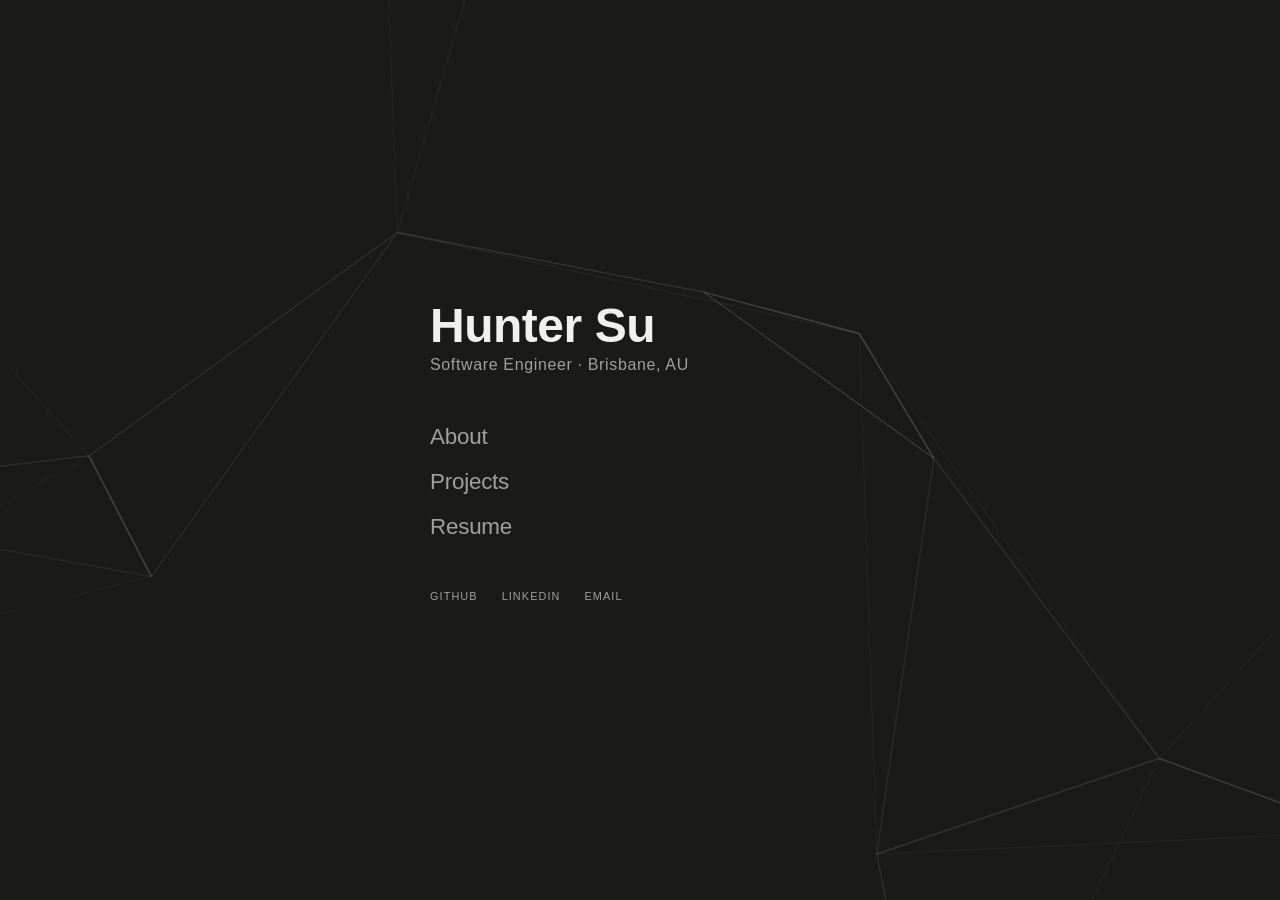
<file: index.html>
<!DOCTYPE html>
<html lang="en">
<head>
  <meta charset="UTF-8" />
  <meta name="viewport" content="width=device-width, initial-scale=1.0" />
  <title>Hunter Su</title>
  <link rel="icon" href="favicon.png" type="image/png" />
  <link rel="stylesheet" href="style.css" />
</head>
<body>
  <div id="page-transition"></div>

  <div class="wrap">
    <div class="inner">
      <p class="name">Hunter Su</p>
      <p class="tagline">Software Engineer · Brisbane, AU</p>

      <ul class="nav-list">
        <li><a href="about.html" data-t>About</a></li>
        <li><a href="projects.html" data-t>Projects</a></li>
        <li><a href="Yicong (Hunter) Su Resume.pdf" target="_blank">Resume</a></li>
      </ul>

      <div class="ext-links">
        <a href="https://github.com/hunterycsu" target="_blank">GitHub</a>
        <a href="https://linkedin.com/in/hunterycsu" target="_blank">LinkedIn</a>
        <a href="mailto:hunter.yicong.su@gmail.com">Email</a>
      </div>
    </div>
  </div>

  <script src="background.js"></script>
  <script src="transition.js"></script>
</body>
</html>
</file>
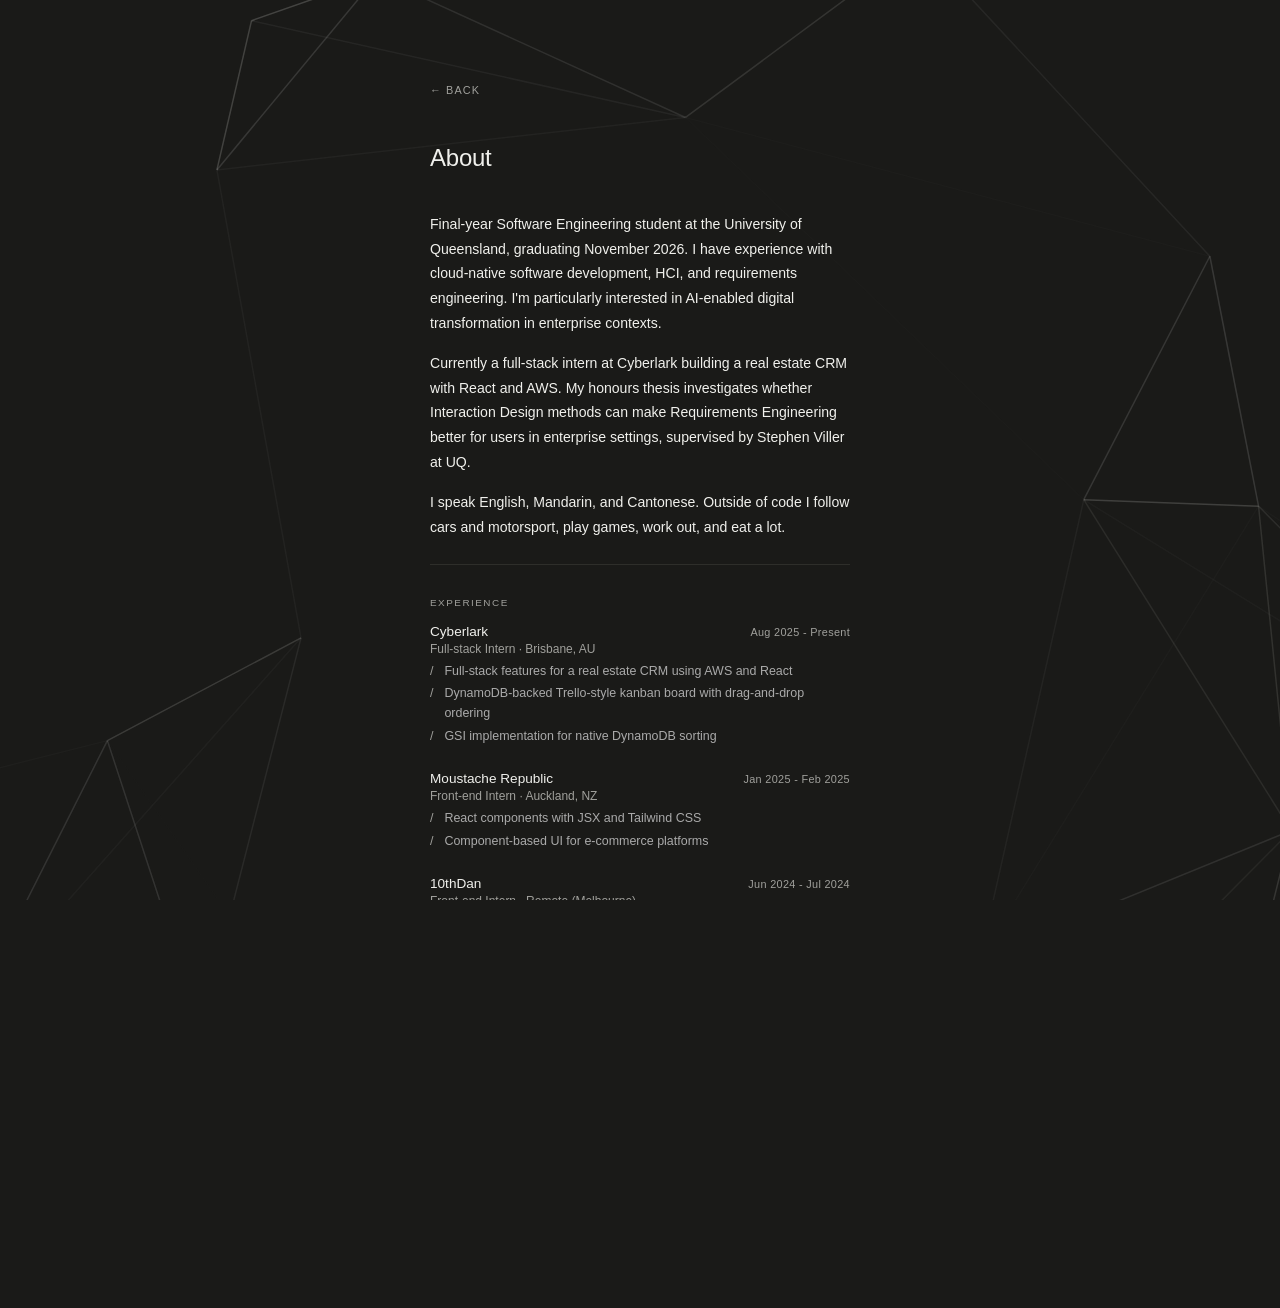
<file: about.html>
<!DOCTYPE html>
<html lang="en">
<head>
  <meta charset="UTF-8" />
  <meta name="viewport" content="width=device-width, initial-scale=1.0" />
  <title>About - Hunter Su</title>
  <link rel="icon" href="favicon.png" type="image/png" />
  <link rel="stylesheet" href="style.css" />
</head>
<body>
  <div id="page-transition"></div>

  <div class="wrap" style="align-items: flex-start; padding-top: 5rem;">
    <div class="page-inner">
      <a href="index.html" class="back" data-t>← Back</a>

      <p class="page-title">About</p>

      <div class="about-text">
        <p>
          Final-year Software Engineering student at the University of Queensland,
          graduating November 2026. I have experience with cloud-native software 
          development, HCI, and requirements engineering. I'm particularly interested in AI-enabled 
          digital transformation in enterprise contexts.
        </p>
        <p>
          Currently a full-stack intern at Cyberlark building a real estate CRM with
          React and AWS. My honours thesis investigates whether Interaction Design
          methods can make Requirements Engineering better for users in enterprise
          settings, supervised by Stephen Viller at UQ.
        </p>
        <p>
          I speak English, Mandarin, and Cantonese. Outside of code I follow cars and
          motorsport, play games, work out, and eat a lot.
        </p>
      </div>

      <div class="divider"></div>

      <div class="section-label">Experience</div>

      <div class="exp-item">
        <div class="exp-header">
          <span class="exp-company">Cyberlark</span>
          <span class="exp-date">Aug 2025 - Present</span>
        </div>
        <div class="exp-role">Full-stack Intern · Brisbane, AU</div>
        <ul class="exp-points">
          <li>Full-stack features for a real estate CRM using AWS and React</li>
          <li>DynamoDB-backed Trello-style kanban board with drag-and-drop ordering</li>
          <li>GSI implementation for native DynamoDB sorting</li>
        </ul>
      </div>

      <div class="exp-item">
        <div class="exp-header">
          <span class="exp-company">Moustache Republic</span>
          <span class="exp-date">Jan 2025 - Feb 2025</span>
        </div>
        <div class="exp-role">Front-end Intern · Auckland, NZ</div>
        <ul class="exp-points">
          <li>React components with JSX and Tailwind CSS</li>
          <li>Component-based UI for e-commerce platforms</li>
        </ul>
      </div>

      <div class="exp-item">
        <div class="exp-header">
          <span class="exp-company">10thDan</span>
          <span class="exp-date">Jun 2024 - Jul 2024</span>
        </div>
        <div class="exp-role">Front-end Intern · Remote (Melbourne)</div>
        <ul class="exp-points">
          <li>Front-end features using Angular</li>
        </ul>
      </div>

      <div class="exp-item">
        <div class="exp-header">
          <span class="exp-company">University of Queensland</span>
          <span class="exp-date">Jul 2023 - Nov 2023</span>
        </div>
        <div class="exp-role">Mentor · Brisbane, AU</div>
        <ul class="exp-points">
          <li>Academic and career guidance for first-year EAIT students</li>
        </ul>
      </div>

      <div class="divider"></div>

      <div class="section-label">Stack</div>
      <div class="skills-wrap">
        <span class="skill">Python</span>
        <span class="skill">Java</span>
        <span class="skill">C</span>
        <span class="skill">HTML/CSS</span>
        <span class="skill">JavaScript</span>
        <span class="skill">React</span>
        <span class="skill">Angular</span>
        <span class="skill">Django</span>
        <span class="skill">AWS</span>
        <span class="skill">DynamoDB</span>
        <span class="skill">PostgreSQL</span>
        <span class="skill">Docker</span>
        <span class="skill">Terraform</span>
        <span class="skill">Git</span>
        <span class="skill">Nginx</span>
      </div>

      <div style="height: 4rem;"></div>
    </div>
  </div>

  <script src="background.js"></script>
  <script src="transition.js"></script>
</body>
</html>
</file>
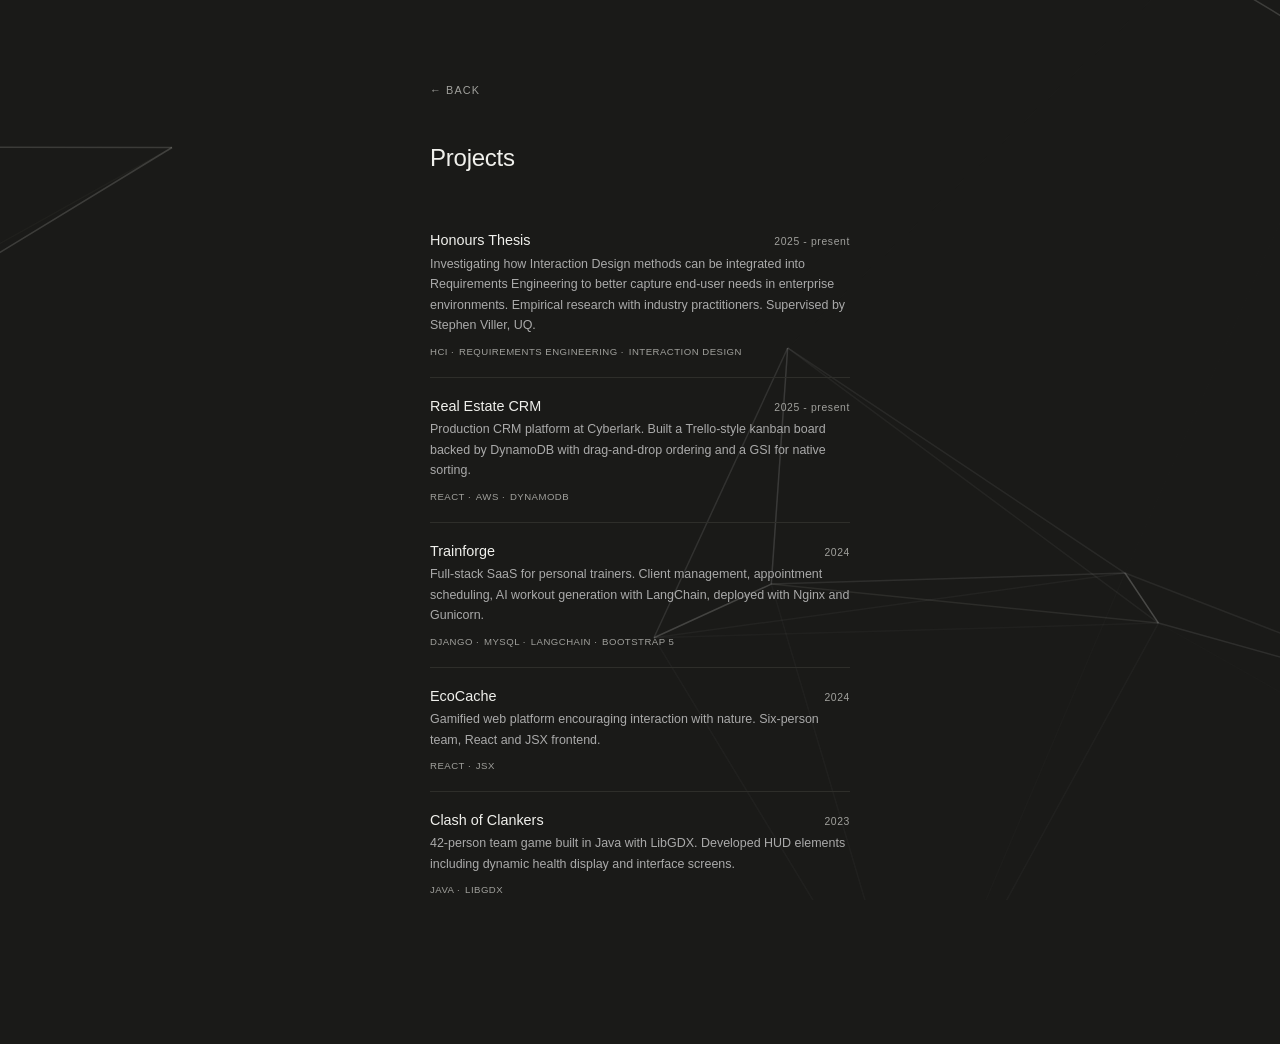
<file: projects.html>
<!DOCTYPE html>
<html lang="en">
<head>
  <meta charset="UTF-8" />
  <meta name="viewport" content="width=device-width, initial-scale=1.0" />
  <title>Projects - Hunter Su</title>
  <link rel="icon" href="favicon.png" type="image/png" />
  <link rel="stylesheet" href="style.css" />
</head>
<body>
  <div id="page-transition"></div>

  <div class="wrap" style="align-items: flex-start; padding-top: 5rem;">
    <div class="page-inner">
      <a href="index.html" class="back" data-t>← Back</a>

      <p class="page-title">Projects</p>

      <div class="project-item">
        <div class="project-header">
          <span class="project-name">Honours Thesis</span>
          <span class="project-year">2025 - present</span>
        </div>
        <p class="project-desc">
          Investigating how Interaction Design methods can be integrated into
          Requirements Engineering to better capture end-user needs in enterprise
          environments. Empirical research with industry practitioners. Supervised
          by Stephen Viller, UQ.
        </p>
        <div class="project-tags">
          <span class="ptag">HCI</span>
          <span class="ptag">Requirements Engineering</span>
          <span class="ptag">Interaction Design</span>
        </div>
      </div>

      <div class="project-item">
        <div class="project-header">
          <span class="project-name">Real Estate CRM</span>
          <span class="project-year">2025 - present</span>
        </div>
        <p class="project-desc">
          Production CRM platform at Cyberlark. Built a Trello-style kanban board
          backed by DynamoDB with drag-and-drop ordering and a GSI for native sorting.
        </p>
        <div class="project-tags">
          <span class="ptag">React</span>
          <span class="ptag">AWS</span>
          <span class="ptag">DynamoDB</span>
        </div>
      </div>

      <div class="project-item">
        <div class="project-header">
          <span class="project-name">Trainforge</span>
          <span class="project-year">2024</span>
        </div>
        <p class="project-desc">
          Full-stack SaaS for personal trainers. Client management, appointment
          scheduling, AI workout generation with LangChain, deployed with Nginx
          and Gunicorn.
        </p>
        <div class="project-tags">
          <span class="ptag">Django</span>
          <span class="ptag">MySQL</span>
          <span class="ptag">LangChain</span>
          <span class="ptag">Bootstrap 5</span>
        </div>
      </div>

      <div class="project-item">
        <div class="project-header">
          <span class="project-name">EcoCache</span>
          <span class="project-year">2024</span>
        </div>
        <p class="project-desc">
          Gamified web platform encouraging interaction with nature. Six-person
          team, React and JSX frontend.
        </p>
        <div class="project-tags">
          <span class="ptag">React</span>
          <span class="ptag">JSX</span>
        </div>
      </div>

      <div class="project-item">
        <div class="project-header">
          <span class="project-name">Clash of Clankers</span>
          <span class="project-year">2023</span>
        </div>
        <p class="project-desc">
          42-person team game built in Java with LibGDX. Developed HUD elements
          including dynamic health display and interface screens.
        </p>
        <div class="project-tags">
          <span class="ptag">Java</span>
          <span class="ptag">LibGDX</span>
        </div>
      </div>

      <div style="height: 4rem;"></div>
    </div>
  </div>

  <script src="background.js"></script>
  <script src="transition.js"></script>
</body>
</html>
</file>
<file: style.css>
*, *::before, *::after { margin: 0; padding: 0; box-sizing: border-box; }

:root {
  --bg:      #1a1a18;
  --ink:     #f0f0ec;
  --muted:   #a0a09c;
  --faint:   #2e2e2a;
  --font:    Arial, Helvetica, sans-serif;
}

html, body {
  height: 100%;
  font-family: var(--font);
  background: var(--bg);
  color: var(--ink);
  -webkit-font-smoothing: antialiased;
}

/* ---- CANVAS BACKGROUND ---- */
#bg-canvas {
  width: 100%;
  height: 100%;
  display: block;
  position: fixed;
  inset: 0;
  z-index: 0;
  pointer-events: none;
}

/* ---- PAGE WRAP ---- */
.wrap {
  position: relative;
  z-index: 1;
  min-height: 100vh;
  display: flex;
  align-items: center;
  justify-content: center;
  padding: 4rem 2rem;
}

.inner {
  width: 100%;
  max-width: 420px;
}

/* ---- NAME ---- */
.name {
  font-size: 3rem;
  font-weight: 600;
  color: var(--ink);
  letter-spacing: -0.01em;
  margin-bottom: 0.2rem;
}

.tagline {
  font-size: 1rem;
  color: var(--muted);
  letter-spacing: 0.04em;
  margin-bottom: 2.5rem;
}

/* ---- NAV LIST ---- */
.nav-list {
  list-style: none;
  margin-bottom: 2.5rem;
}

.nav-list li a {
  display: block;
  font-size: 1.4rem;
  font-weight: 400;
  color: var(--muted);
  text-decoration: none;
  padding: 0.6rem 0;
  letter-spacing: -0.01em;
  transition: color 0.15s;
}

.nav-list li a:hover { color: var(--ink); }

/* ---- EXT LINKS ---- */
.ext-links {
  display: flex;
  gap: 1.5rem;
}

.ext-links a {
  font-size: 0.68rem;
  color: var(--muted);
  text-decoration: none;
  letter-spacing: 0.1em;
  text-transform: uppercase;
  transition: color 0.15s;
}

.ext-links a:hover { color: var(--ink); }

/* ---- PAGE TRANSITION ---- */
#page-transition {
  position: fixed;
  inset: 0;
  background: var(--bg);
  z-index: 500;
  transform: translateY(-100%);
  pointer-events: none;
}
#page-transition.slide-in  { animation: pgIn  0.4s cubic-bezier(0.76,0,0.24,1) forwards; }
#page-transition.slide-out { animation: pgOut 0.4s cubic-bezier(0.76,0,0.24,1) forwards; }
@keyframes pgIn  { from { transform: translateY(-100%); } to { transform: translateY(0); } }
@keyframes pgOut { from { transform: translateY(0); }    to { transform: translateY(100%); } }

/* ---- PAGE CONTENT FADE ---- */
.wrap { animation: fadeUp 0.5s ease both; animation-delay: 0.1s; }
@keyframes fadeUp {
  from { opacity: 0; transform: translateY(12px); }
  to   { opacity: 1; transform: translateY(0); }
}

/* ---- INNER PAGES ---- */
.page-inner {
  width: 100%;
  max-width: 420px;
}

.back {
  display: inline-block;
  font-size: 0.68rem;
  color: var(--muted);
  text-decoration: none;
  letter-spacing: 0.1em;
  text-transform: uppercase;
  margin-bottom: 3rem;
  transition: color 0.15s;
}
.back:hover { color: var(--ink); }

.page-title {
  font-size: 1.5rem;
  font-weight: 400;
  color: var(--ink);
  letter-spacing: -0.01em;
  margin-bottom: 2.5rem;
}

/* ---- DIVIDER ---- */
.divider {
  width: 100%;
  height: 1px;
  background: var(--faint);
  margin: 1.5rem 0;
}

/* ---- ABOUT ---- */
.about-text p {
  font-size: 0.88rem;
  color: var(--ink);
  line-height: 1.75;
  margin-bottom: 1rem;
}
.about-text p:last-child { margin-bottom: 0; }

.section-label {
  font-size: 0.62rem;
  letter-spacing: 0.15em;
  text-transform: uppercase;
  color: var(--muted);
  margin-bottom: 1rem;
  margin-top: 2rem;
}

.exp-item {
  margin-bottom: 1.5rem;
}
.exp-header {
  display: flex;
  justify-content: space-between;
  align-items: baseline;
  margin-bottom: 0.2rem;
}
.exp-company {
  font-size: 0.85rem;
  font-weight: 400;
  color: var(--ink);
}
.exp-date {
  font-size: 0.68rem;
  color: var(--muted);
  letter-spacing: 0.03em;
}
.exp-role {
  font-size: 0.75rem;
  color: var(--muted);
  margin-bottom: 0.4rem;
}
.exp-points {
  list-style: none;
  padding: 0;
}
.exp-points li {
  font-size: 0.78rem;
  color: #aaa;
  line-height: 1.6;
  padding-left: 0.9rem;
  position: relative;
  margin-bottom: 0.15rem;
}
.exp-points li::before {
  content: '/';
  position: absolute;
  left: 0;
  color: var(--muted);
}

.skills-wrap {
  display: flex;
  flex-wrap: wrap;
  gap: 0.4rem;
}
.skill {
  font-size: 0.68rem;
  color: var(--muted);
  border: 1px solid var(--faint);
  padding: 0.25rem 0.6rem;
  letter-spacing: 0.04em;
}

/* ---- PROJECTS ---- */
.project-item {
  padding: 1.25rem 0;
  border-bottom: 1px solid var(--faint);
}
.project-item:first-child { border-top: 1px solid var(--faint); }

.project-header {
  display: flex;
  justify-content: space-between;
  align-items: baseline;
  margin-bottom: 0.35rem;
}
.project-name {
  font-size: 0.9rem;
  font-weight: 400;
  color: var(--ink);
}
.project-year {
  font-size: 0.65rem;
  color: var(--muted);
  letter-spacing: 0.06em;
}
.project-desc {
  font-size: 0.78rem;
  color: #aaa;
  line-height: 1.65;
  margin-bottom: 0.6rem;
}
.project-tags {
  display: flex;
  flex-wrap: wrap;
  gap: 0.3rem;
}
.ptag {
  font-size: 0.6rem;
  color: var(--muted);
  letter-spacing: 0.05em;
  text-transform: uppercase;
}
.ptag::after { content: ' ·'; }
.ptag:last-child::after { content: ''; }

@media (max-width: 600px) {
  .inner, .page-inner { max-width: 100%; }
  .wrap { padding: 3rem 1.5rem; align-items: flex-start; padding-top: 4rem; }
}
</file>
